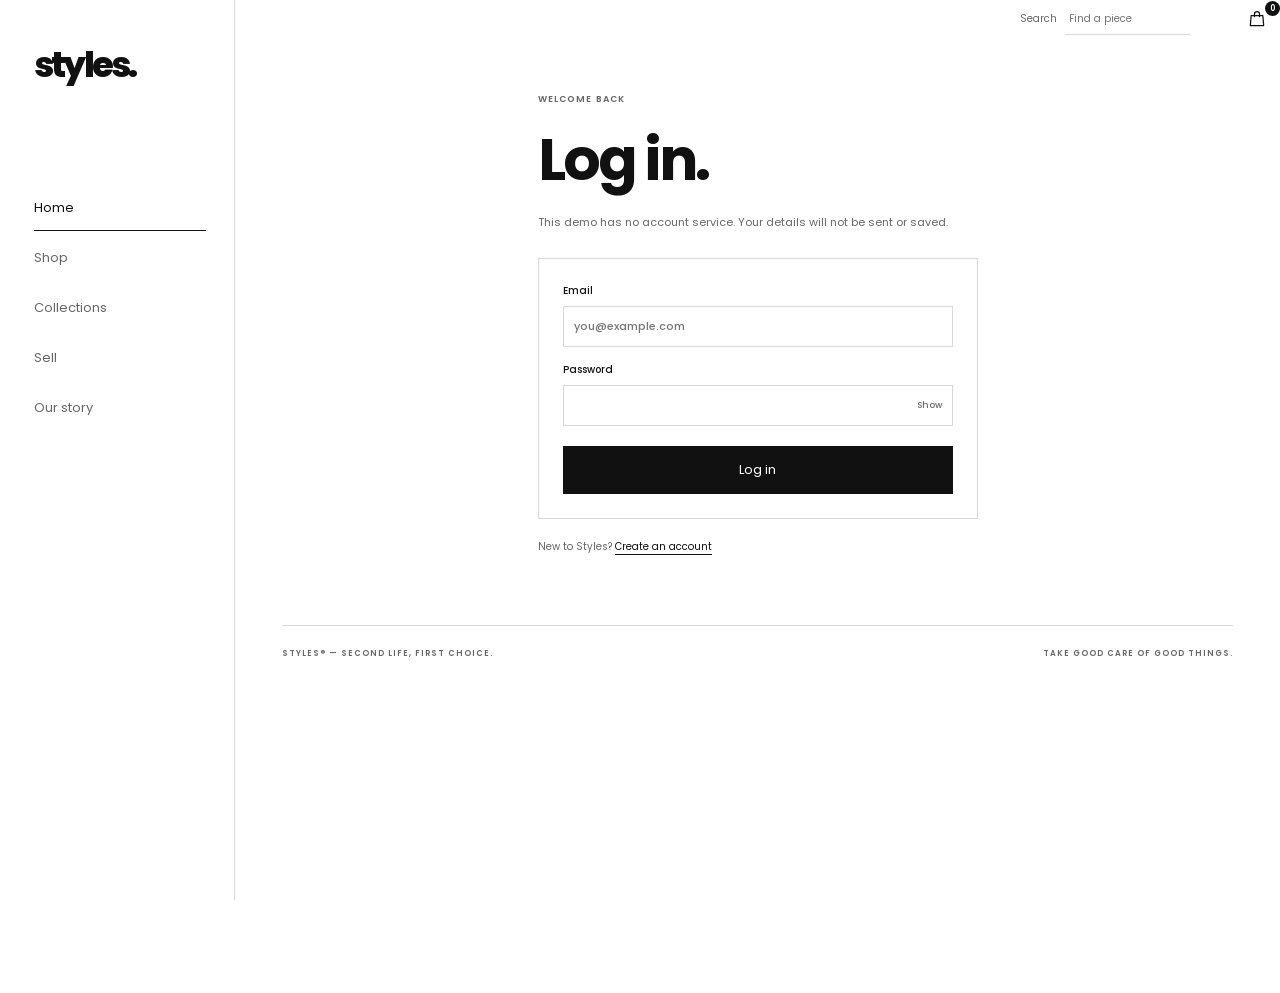
<file: login.html>
<!DOCTYPE html>
<html lang="en">
<head>
    <meta charset="UTF-8">
    <meta name="viewport" content="width=device-width, initial-scale=1.0">
    <meta name="theme-color" content="#ffffff">
    <title>Log in - Styles</title>
    <link href="https://fonts.googleapis.com/css2?family=Poppins:wght@400;500;600;700;800&display=swap" rel="stylesheet">
    <link rel="stylesheet" href="styles.css">
</head>
<body class="auth-page">
    <header>
        <div class="header-left">
            <a class="mobile-logo" href="index.html">styles<span>.</span></a>
            <nav class="account-links" aria-label="Account">
                <a class="active" href="login.html" aria-current="page">Log in</a>
                <a href="signup.html">Sign up</a>
            </nav>
            <p>Pre-loved, re-loved</p>
            <label>Search <input id="search" type="search" placeholder="Find a piece"></label>
            <button id="cart" type="button" aria-label="Shopping bag, 0 items">
                <svg class="cart-icon" viewBox="0 0 24 24" aria-hidden="true">
                    <path d="M5 8h14l1 12H4L5 8Z"></path>
                    <path d="M9 9V6a3 3 0 0 1 6 0v3"></path>
                </svg>
                <span class="cart-count" id="cart-count" aria-hidden="true">0</span>
            </button>
        </div>
        

    </header>
    <aside>
        <a class="logo" href="index.html">styles<span>.</span></a>
        <nav aria-label="Main navigation">
            <a href="index.html" class="active" aria-current="page">Home</a>
            <a href="shop.html">Shop</a>
            <a href="collections.html">Collections</a>
            <a href="sell.html">Sell</a>
            <a href="about.html">Our story</a>
        </nav>
    </aside>
    <main>
        <section class="auth-layout">
            <p class="auth-eyebrow">WELCOME BACK</p>
            <h1>Log in<span class="accent-dot">.</span></h1>
            <p class="auth-note">This demo has no account service. Your details will not be sent or saved.</p>
            <form class="auth-form" id="auth-form">
                <label>Email
                    <input type="email" name="email" autocomplete="email" placeholder="you@example.com" required>
                </label>
                <label>Password
                    <span class="password-field">
                        <input id="login-password" type="password" name="password" autocomplete="current-password" minlength="8" required>
                        <button class="password-toggle" type="button" aria-controls="login-password" aria-pressed="false">Show</button>
                    </span>
                </label>
                <button class="button" type="submit">Log in</button>
                <p class="auth-result" role="status" hidden>Demo only: sign-in is not connected and no details were sent.</p>
            </form>
            <p class="auth-switch">New to Styles? <a href="signup.html">Create an account</a></p>
        </section>
        <footer class="site-footer">
            <span>STYLES® — SECOND LIFE, FIRST CHOICE.</span>
            <span>TAKE GOOD CARE OF GOOD THINGS.</span>
        </footer>
    </main>
    <script src="script.js"></script>
</body>
</html>
</file>
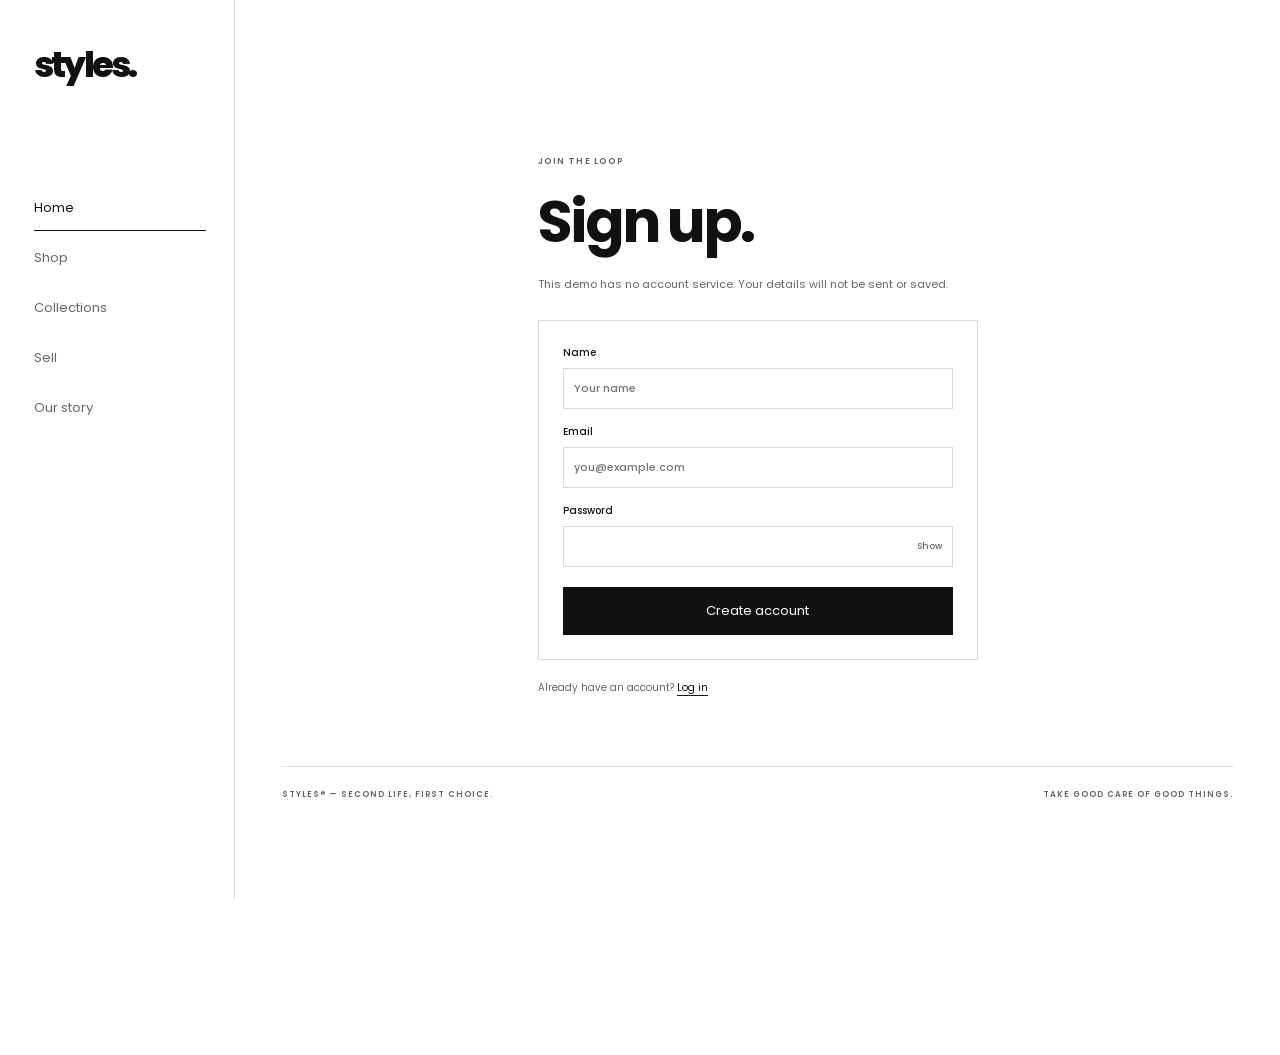
<file: signup.html>
<!DOCTYPE html>
<html lang="en">
<head>
    <meta charset="UTF-8">
    <meta name="viewport" content="width=device-width, initial-scale=1.0">
    <meta name="theme-color" content="#ffffff">
    <title>Sign up - Styles</title>
    <link href="https://fonts.googleapis.com/css2?family=Poppins:wght@400;500;600;700;800&display=swap" rel="stylesheet">
    <link rel="stylesheet" href="styles.css">
</head>
<body class="auth-page">
    <header>
        <div class="header-left">
            <a class="mobile-logo" href="index.html">styles<span>.</span></a>
            <nav class="account-links" aria-label="Account">
                <a href="login.html">Log in</a>
                <a class="active" href="signup.html" aria-current="page">Sign up</a>
            </nav>
            <p>Pre-loved, re-loved</p>
        </div>
        <label>Search <input id="search" type="search" placeholder="Find a piece"></label>
        <button id="cart" type="button" aria-label="Shopping bag, 0 items">
            <svg class="cart-icon" viewBox="0 0 24 24" aria-hidden="true">
                <path d="M5 8h14l1 12H4L5 8Z"></path>
                <path d="M9 9V6a3 3 0 0 1 6 0v3"></path>
            </svg>
            <span class="cart-count" id="cart-count" aria-hidden="true">0</span>
        </button>

    </header>
    <aside>
        <a class="logo" href="index.html">styles<span>.</span></a>
        <nav aria-label="Main navigation">
            <a href="index.html" class="active" aria-current="page">Home</a>
            <a href="shop.html">Shop</a>
            <a href="collections.html">Collections</a>
            <a href="sell.html">Sell</a>
            <a href="about.html">Our story</a>
        </nav>
    </aside>
    <main>
        <section class="auth-layout">
            <p class="auth-eyebrow">JOIN THE LOOP</p>
            <h1>Sign up<span class="accent-dot">.</span></h1>
            <p class="auth-note">This demo has no account service. Your details will not be sent or saved.</p>
            <form class="auth-form" id="auth-form">
                <label>Name
                    <input type="text" name="name" autocomplete="name" placeholder="Your name" required>
                </label>
                <label>Email
                    <input type="email" name="email" autocomplete="email" placeholder="you@example.com" required>
                </label>
                <label>Password
                    <span class="password-field">
                        <input id="signup-password" type="password" name="password" autocomplete="new-password" minlength="8" required>
                        <button class="password-toggle" type="button" aria-controls="signup-password" aria-pressed="false">Show</button>
                    </span>
                </label>
                <button class="button" type="submit">Create account</button>
                <p class="auth-result" role="status" hidden>Demo only: account creation is not connected and no details were sent.</p>
            </form>
            <p class="auth-switch">Already have an account? <a href="login.html">Log in</a></p>
        </section>
        <footer class="site-footer">
            <span>STYLES® — SECOND LIFE, FIRST CHOICE.</span>
            <span>TAKE GOOD CARE OF GOOD THINGS.</span>
        </footer>
    </main>
    <script src="script.js"></script>
</body>
</html>
</file>
<file: styles.css>
:root {
  --paper: #ffffff;
  --ink: #111111;
  --line: rgba(17, 17, 17, 0.16);
  --muted: #666666;
  --font: "Poppins", "Arial", sans-serif;
}

* {
  box-sizing: border-box;
}

html {
  scroll-behavior: smooth;
}

body {
  margin: 0;
  background: var(--paper);
  color: var(--ink);
  font-family: var(--font);
  font-size: 13px;
}

a {
  color: inherit;
  text-decoration: none;
}

a:hover {
  text-decoration: underline;
  text-decoration-color: var(--ink);
  text-underline-offset: 4px;
}

button,
input,
select {
  font: inherit;
}

img {
  display: block;
  width: 100%;
}

aside {
  position: fixed;
  z-index: 3;
  top: 0;
  bottom: 0;
  left: 0;
  width: 235px;
  padding: 38px 28px 27px 34px;
  border-right: 1px solid var(--line);
  background: var(--paper);
}

.logo {
  display: block;
  width: fit-content;
  font-size: 35px;
  font-weight: 800;
  letter-spacing: -2.8px;
}

.mobile-logo {
  display: none;
}

aside nav {
  display: grid;
  gap: 5px;
  margin-top: 95px;
}

aside nav a {
  min-height: 42px;
  border-bottom: 1px solid transparent;
  padding: 12px 0;
  color: var(--muted);
  font-size: 13px;
}

aside nav a:hover,
aside nav a.active {
  border-bottom-color: var(--ink);
  color: var(--ink);
  text-decoration: none;
}

main {
  min-height: 100vh;
  margin-left: 235px;
  padding: 0 47px;
}

header label {
  display: flex;
  align-items: center;
  gap: 8px;
  margin-left: auto;
  margin-right: 24px;
  color: var(--muted);
  font-size: 10px;
}

header input {
  width: 125px;
  border: 0;
  border-bottom: 1px solid var(--line);
  padding: 7px 4px;
  outline: 0;
  background: transparent;
  color: var(--ink);
}

#cart {
  position: relative;
  display: grid;
  width: 38px;
  height: 38px;
  min-width: 46px;
  place-items: center;
  border: 0;
  background: transparent;
  color: var(--ink);
  cursor: pointer;
}

.cart-icon {
  width: 20px;
  height: 20px;
  fill: none;
  stroke: currentColor;
  stroke-linecap: round;
  stroke-linejoin: round;
  stroke-width: 1.5;
}

.cart-count {
  position: absolute;
  top: 1px;
  right: 0;
  display: grid;
  min-width: 15px;
  height: 15px;
  place-items: center;
  border-radius: 50%;
  padding: 0 3px;
  background: var(--ink);
  color: var(--paper);
  font-size: 8px;
  font-weight: 600;
  line-height: 1;
}

input:hover,
select:hover {
  border-color: var(--ink);
}

.page-heading {
  display: flex;
  min-height: 150px;
  align-items: flex-end;
  justify-content: space-between;
  gap: 50px;
  margin: 39px 0 17px;
  border-bottom: 1px solid var(--line);
  padding-bottom: 25px;
}

.page-heading h1 {
  margin: 22px 0 0;
  font-size: 58px;
  font-weight: 700;
  letter-spacing: -5px;
  line-height: 0.99;
}

.page-heading > p {
  max-width: 360px;
  margin: 0 0 5px;
  color: var(--muted);
  font-size: 9px;
  font-weight: 600;
  letter-spacing: 1.15px;
  line-height: 1.9;
}

.shop-tools {
  display: flex;
  align-items: flex-end;
  justify-content: space-between;
  gap: 18px;
  margin: 20px 0 16px;
}

.shop-tools label {
  display: grid;
  gap: 6px;
  color: var(--muted);
  font-size: 9px;
  font-weight: 600;
}

.shop-search {
  flex: 1 1 220px;
}

.sort-control {
  flex: 0 1 190px;
}

.shop-tools input,
.shop-tools select {
  width: 100%;
  height: 38px;
  border: 1px solid var(--line);
  padding: 0 10px;
  outline-color: var(--ink);
  background: transparent;
  color: var(--ink);
  font-size: 10px;
}

.filters {
  display: flex;
  min-height: 53px;
  align-items: center;
  gap: 6px;
  border-top: 1px solid var(--line);
  border-bottom: 1px solid var(--line);
}

.filters button {
  border: 1px solid transparent;
  padding: 7px 10px;
  background: transparent;
  color: var(--muted);
  font-size: 9px;
  cursor: pointer;
}

.filters button.selected {
  border-color: var(--ink);
  color: var(--ink);
}

.filters button:hover {
  color: var(--ink);
  text-decoration: underline;
  text-underline-offset: 5px;
}

#total {
  margin-left: auto;
  color: var(--muted);
  font-size: 9px;
  letter-spacing: 1px;
  text-transform: uppercase;
}

.shop-products {
  padding: 22px 0 45px;
}

.shop-products .card img {
  height: 256px;
}

.add {
  width: 100%;
  border: 0;
  border-bottom: 1px solid var(--line);
  margin-top: 12px;
  padding: 9px 0;
  background: transparent;
  text-align: left;
  cursor: pointer;
}

.add:hover {
  border-color: var(--ink);
}

#empty {
  padding: 80px 0;
  color: var(--muted);
  text-align: center;
}

header p {
  color: var(--muted);
  font-size: 9px;
  font-weight: 600;
  letter-spacing: 1px;
  text-transform: uppercase;
}

.header-left {
  display: flex;
  align-items: center;
  gap: 20px;
}

.account-links {
  display: flex;
  align-items: center;
  gap: 12px;
  margin: 0;
}

.account-links a {
  border-bottom: 1px solid transparent;
  padding: 4px 0;
  color: var(--muted);
  font-size: 11px;
  font-weight: 600;
}

.account-links a:hover,
.account-links a.active {
  border-bottom-color: var(--ink);
  color: var(--ink);
  text-decoration: none;
}

[hidden] {
  display: none;
}

.hero {
  display: grid;
  min-height: 552px;
  grid-template-columns: 0.94fr 1.06fr;
  border-bottom: 1px solid var(--line);
}

.hero-copy {
  display: flex;
  flex-direction: column;
  align-items: flex-start;
  justify-content: center;
  padding: 42px 40px 42px 0;
}

.hero-copy > p:first-child {
  color: var(--muted);
  font-size: 9px;
  font-weight: 600;
  letter-spacing: 1.15px;
}

.hero-copy h1 {
  margin: 22px 0 0;
  font-size: clamp(48px, 5.2vw, 76px);
  font-weight: 700;
  letter-spacing: -5px;
  line-height: 0.99;
}

.hero-copy > p:last-of-type {
  max-width: 370px;
  margin: 20px 0 0;
  color: var(--muted);
  line-height: 1.9;
}

.actions {
  display: flex;
  align-items: center;
  gap: 18px;
  margin-top: 27px;
}

.actions a:last-child {
  border-bottom: 1px solid var(--line);
  padding: 8px 0;
  font-size: 11px;
}

.button {
  display: inline-block;
  min-height: 45px;
  border: 1px solid var(--ink);
  padding: 13px 17px;
  background: var(--ink);
  color: var(--paper);
  cursor: pointer;
}

.button:hover {
  background: var(--paper);
  color: var(--ink);
  text-decoration: none;
}

.hero > img {
  height: 552px;
  object-fit: cover;
  object-position: center 39%;
  filter: saturate(0.75);
}

main > .page > h2 {
  margin: 39px 0 17px;
}

.products {
  display: grid;
  grid-template-columns: repeat(3, minmax(0, 1fr));
  gap: 20px;
}

.card {
  position: relative;
  min-width: 0;
}

.card img {
  height: 228px;
  object-fit: cover;
}

.card h3 {
  margin: 11px 0 4px;
  font-size: 11px;
  font-weight: 600;
}

.card p {
  margin: 0;
  color: var(--muted);
  font-size: 9px;
}

.site-footer {
  display: flex;
  min-height: 58px;
  align-items: center;
  justify-content: space-between;
  gap: 16px;
  margin-top: 37px;
  border-top: 1px solid var(--line);
  color: var(--muted);
  font-size: 8px;
  font-weight: 600;
  letter-spacing: 1px;
}

.auth-layout {
  width: min(440px, 100%);
  margin: 55px auto 70px;
}

.auth-eyebrow {
  margin: 0;
  color: var(--muted);
  font-size: 9px;
  font-weight: 600;
  letter-spacing: 1.15px;
}

.auth-layout h1 {
  margin: 10px 0;
  font-size: clamp(42px, 6vw, 58px);
  letter-spacing: -3px;
}

.auth-note {
  margin: 0 0 25px;
  color: var(--muted);
  font-size: 11px;
  line-height: 1.8;
}

.auth-form {
  border: 1px solid var(--line);
  padding: 24px;
  background: var(--paper);
}

.auth-form label {
  display: block;
  margin-bottom: 15px;
  font-size: 10px;
  font-weight: 500;
}

.auth-form input {
  display: block;
  width: 100%;
  height: 41px;
  margin-top: 7px;
  border: 1px solid var(--line);
  padding: 0 10px;
  outline-color: var(--ink);
  background: transparent;
  color: var(--ink);
  font-size: 11px;
}

.auth-form input:hover {
  border-color: var(--ink);
}

.password-field {
  position: relative;
  display: block;
}

.password-field input {
  padding-right: 58px;
}

.password-toggle {
  position: absolute;
  top: 50%;
  right: 9px;
  transform: translateY(-50%);
  border: 0;
  padding: 4px 2px;
  background: transparent;
  color: var(--muted);
  font-size: 9px;
  cursor: pointer;
}

.password-toggle:hover {
  color: var(--ink);
  text-decoration: underline;
  text-underline-offset: 3px;
}

.auth-form .button {
  width: 100%;
  margin-top: 5px;
}

.auth-result {
  margin: 15px 0 0;
  color: var(--ink);
  font-size: 10px;
  line-height: 1.7;
}

.auth-switch {
  margin-top: 20px;
  color: var(--muted);
  font-size: 10px;
}

.auth-switch a {
  border-bottom: 1px solid var(--ink);
  color: var(--ink);
}

/* Collections page */
.collection-nav {
    display: flex;
    gap: 22px;
    margin: 0 0 30px;
    border-bottom: 1px solid var(--line);
}

.collection-nav a {
    padding: 12px 0;
    border-bottom: 1px solid transparent;
    color: var(--muted);
    font-size: 13px;
}

.collection-nav a:hover {
    border-bottom-color: var(--ink);
    color: var(--ink);
    text-decoration: none;
}

.collection-section {
    margin-bottom: 48px;
}

.collection-section-heading {
    display: flex;
    align-items: flex-end;
    justify-content: space-between;
    gap: 30px;
    margin-bottom: 18px;
}

.collection-section-heading p {
    max-width: 390px;
    margin: 0 0 4px;
    color: var(--muted);
    font-size: 11px;
    line-height: 1.8;
}

.collection-section-heading div > p {
    margin: 0;
    color: var(--muted);
    font-size: 9px;
    font-weight: 600;
    letter-spacing: 1px;
}

.collection-section-heading h2 {
    margin: 7px 0 0;
    font-size: 25px;
    letter-spacing: -1px;
}

.bundle-grid {
    display: grid;
    grid-template-columns: repeat(2, minmax(0, 1fr));
    gap: 18px;
}

.bundle-card {
    min-width: 0;
    overflow: hidden;
    border: 1px solid var(--line);
    background: var(--paper);
}

.bundle-image {
    position: relative;
    height: 220px;
    overflow: hidden;
    background: var(--ink);
}

.bundle-image img {
    height: 100%;
    object-fit: cover;
    filter: saturate(0.8);
}

.bundle-image > span {
    position: absolute;
    top: 13px;
    left: 13px;
    padding: 7px 9px;
    background: var(--ink);
    color: var(--paper);
    font-size: 8px;
    font-weight: 600;
    letter-spacing: 0.8px;
}

.bundle-content {
    padding: 17px;
}

.bundle-type {
    margin: 0;
    color: var(--muted);
    font-size: 8px;
    font-weight: 600;
    letter-spacing: 1px;
}

.bundle-content h3 {
    margin: 7px 0 5px;
    font-size: 18px;
    letter-spacing: -0.5px;
}

.bundle-description {
    margin: 0 0 14px;
    color: var(--muted);
    font-size: 10px;
    line-height: 1.7;
}

.bundle-items {
    display: grid;
    gap: 7px;
    margin: 0;
    border-top: 1px solid var(--line);
    padding: 12px 0;
    list-style: none;
}

.bundle-items li,
.bundle-total {
    display: flex;
    align-items: center;
    justify-content: space-between;
    gap: 12px;
    font-size: 10px;
}

.bundle-items li span {
    color: var(--muted);
    white-space: nowrap;
}

.bundle-total {
    border-top: 1px solid var(--line);
    padding: 12px 0;
    color: var(--muted);
}

.bundle-total strong {
    color: var(--ink);
    font-size: 15px;
}

.bundle-content .button {
    display: flex;
    align-items: center;
    justify-content: space-between;
}

.followed-section {
    border-top: 1px solid var(--line);
    padding-top: 30px;
}

.seller-grid {
    display: grid;
    grid-template-columns: repeat(3, minmax(0, 1fr));
    gap: 14px;
}

.seller-card {
    display: flex;
    min-width: 0;
    align-items: flex-start;
    gap: 13px;
    border: 1px solid var(--line);
    padding: 16px;
    background: var(--paper);
}

.seller-avatar {
    display: grid;
    width: 40px;
    height: 40px;
    flex: 0 0 40px;
    place-items: center;
    border-radius: 50%;
    background: var(--ink);
    color: var(--paper);
    font-size: 11px;
    font-weight: 700;
}

.seller-details {
    min-width: 0;
}

.seller-status {
    color: var(--muted);
    font-size: 8px;
    font-weight: 600;
    letter-spacing: 0.8px;
}

.seller-details h3 {
    margin: 5px 0 2px;
    font-size: 13px;
}

.seller-details p {
    margin: 7px 0;
    color: var(--muted);
    font-size: 9px;
    line-height: 1.6;
}

.seller-details .seller-handle {
    margin: 0;
    color: var(--ink);
}

.seller-details .seller-recent {
    margin-top: 5px;
    font-size: 9px;
}

.seller-recent strong {
    color: var(--ink);
}


@media (max-width: 900px) {
  aside {
    position: static;
    width: 100%;
    height: auto;
    border-right: 0;
    border-bottom: 1px solid var(--line);
    padding: 14px 20px;
  }

  aside > .logo {
    display: none;
  }

  .mobile-logo {
    display: block;
    width: fit-content;
    font-size: 25px;
    font-weight: 800;
    letter-spacing: -2px;
  }

  .header-left {
    gap: 12px;
  }

  aside nav {
    display: flex;
    flex-wrap: wrap;
    gap: 0 18px;
    margin-top: 0;
  }

  main,
  header {
    margin-left: 0;
    padding: 0 20px;
  }

  .hero {
    display: flex;
    flex-direction: column;
  }

  .hero-copy {
    min-height: 380px;
  }

  .hero > img {
    height: 400px;
  }

  .products {
    display: flex;
    flex-wrap: wrap;
  }

  .products > .card {
    flex: 0 1 calc(50% - 10px);
  }

  .site-footer {
    flex-wrap: wrap;
    padding: 14px 0;
  }

  
    .bundle-grid,
    .seller-grid {
        display: flex;
        flex-wrap: wrap;
    }

    .bundle-card,
    .seller-card {
        flex: 0 1 calc(50% - 9px);
    }

}

@media (max-width: 540px) {
  header label {
    display: none;
  }

  .page-heading {
    align-items: flex-start;
    flex-direction: column;
    gap: 8px;
    padding-top: 30px;
  }

  .filters {
    flex-wrap: wrap;
    padding: 10px 0;
  }

  .shop-tools {
    align-items: stretch;
    flex-direction: column;
  }

  .shop-search,
  .sort-control {
    flex: auto;
    width: 100%;
  }

  #total {
    width: 100%;
    margin: 5px 0 0;
  }

  .header-left > p {
    display: none;
  }

  .hero-copy {
    min-height: 330px;
  }

  .hero-copy h1 {
    letter-spacing: -3px;
  }

  .hero > img {
    height: 330px;
  }

  .products > .card img {
    height: 170px;
  }

   .bundle-grid,
    .seller-grid {
        flex-direction: column;
    }

    .bundle-card,
    .seller-card {
        flex-basis: 100%;
    }

    .collection-section-heading {
        align-items: flex-start;
        flex-direction: column;
        gap: 8px;
    }

    .collection-nav {
        flex-wrap: wrap;
        gap: 0 16px;
    }
}
</file>
